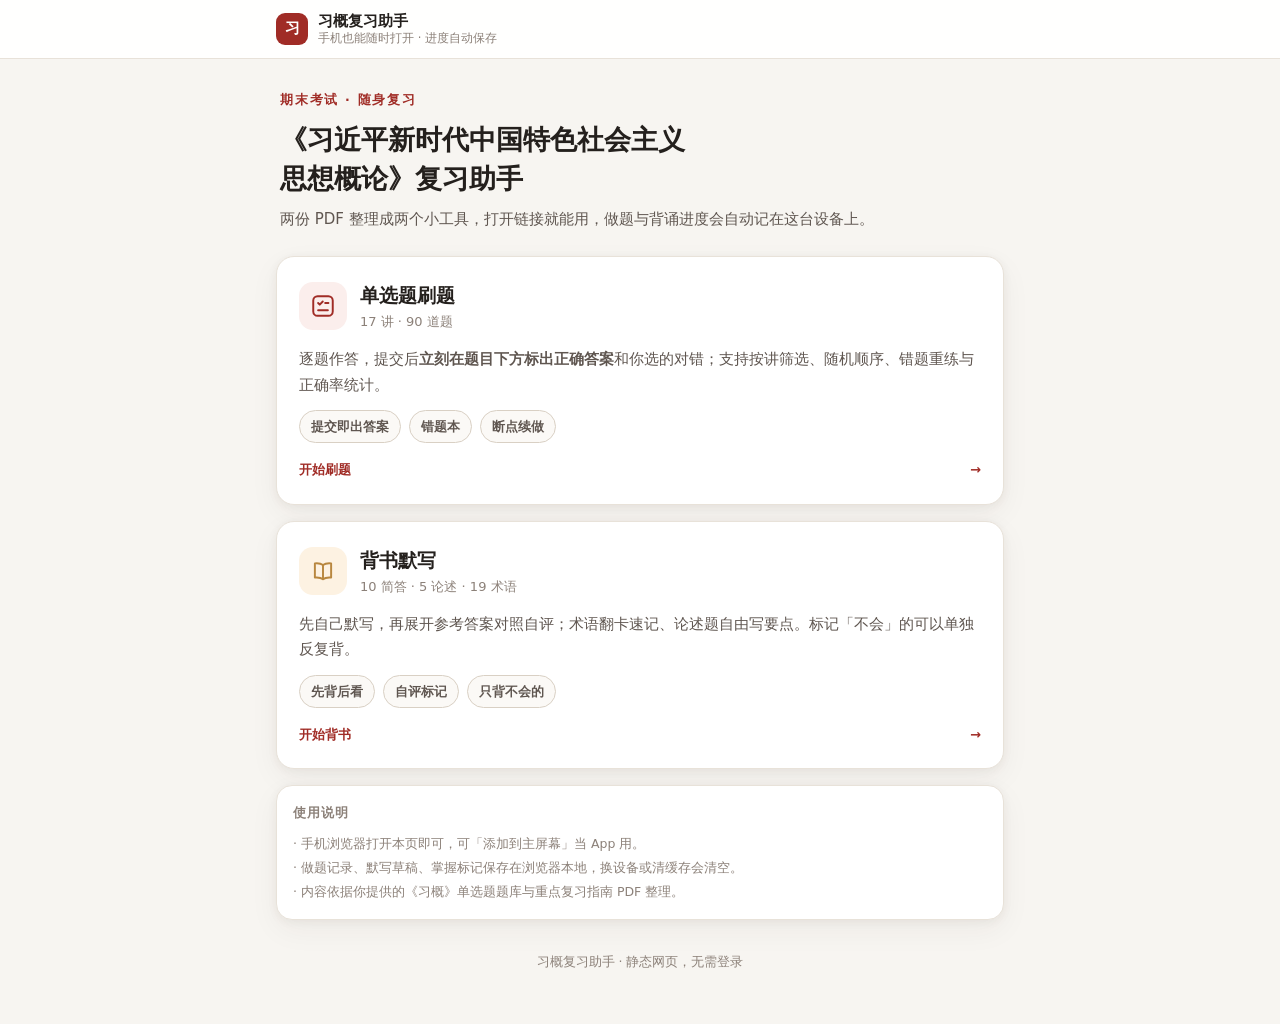
<file: index.html>
<!DOCTYPE html>
<html lang="zh-CN">
<head>
<meta charset="utf-8">
<meta name="viewport" content="width=device-width, initial-scale=1, viewport-fit=cover">
<meta name="theme-color" content="#a02c26">
<meta name="description" content="《习近平新时代中国特色社会主义思想概论》复习助手：单选题刷题 + 背书默写">
<title>习概复习助手</title>
<link rel="manifest" href="manifest.json">
<link rel="stylesheet" href="assets/style.css">
</head>
<body>

<header class="topbar">
  <div class="topbar-in">
    <div class="brand-mark">习</div>
    <div class="brand-text"><b>习概复习助手</b><small>手机也能随时打开 · 进度自动保存</small></div>
  </div>
</header>

<main class="shell">

  <div class="hero">
    <div class="kicker">期末考试 · 随身复习</div>
    <h1>《习近平新时代中国特色社会主义<br>思想概论》复习助手</h1>
    <p>两份 PDF 整理成两个小工具，打开链接就能用，做题与背诵进度会自动记在这台设备上。</p>
  </div>

  <a class="home-card" href="quiz.html">
    <div class="hc-top">
      <div class="hc-icon">
        <svg width="26" height="26" viewBox="0 0 24 24" fill="none" aria-hidden="true">
          <rect x="3" y="3" width="18" height="18" rx="4" stroke="#a02c26" stroke-width="1.8" fill="none"/>
          <path d="M7.5 9.2l1.5 1.5 2.8-2.9M7.5 16h9M14 9.2h3" stroke="#a02c26" stroke-width="1.8" stroke-linecap="round" stroke-linejoin="round" fill="none"/>
        </svg>
      </div>
      <div>
        <h2>单选题刷题</h2>
        <div class="hc-sub">17 讲 · 90 道题</div>
      </div>
    </div>
    <p>逐题作答，提交后<strong>立刻在题目下方标出正确答案</strong>和你选的对错；支持按讲筛选、随机顺序、错题重练与正确率统计。</p>
    <div class="badge-row">
      <span class="chip">提交即出答案</span><span class="chip">错题本</span><span class="chip">断点续做</span>
    </div>
    <div class="hc-foot"><span>开始刷题</span><span aria-hidden="true">→</span></div>
  </a>

  <a class="home-card" href="recite.html">
    <div class="hc-top">
      <div class="hc-icon alt">
        <svg width="26" height="26" viewBox="0 0 24 24" fill="none" aria-hidden="true">
          <path d="M12 6.5C10.3 5.2 8 4.7 4.5 5v13c3.5-.3 5.8.2 7.5 1.5 1.7-1.3 4-1.8 7.5-1.5V5c-3.5-.3-5.8.2-7.5 1.5z" stroke="#b8873f" stroke-width="1.8" stroke-linejoin="round" fill="none"/>
          <path d="M12 6.5v13" stroke="#b8873f" stroke-width="1.8" fill="none"/>
        </svg>
      </div>
      <div>
        <h2>背书默写</h2>
        <div class="hc-sub">10 简答 · 5 论述 · 19 术语</div>
      </div>
    </div>
    <p>先自己默写，再展开参考答案对照自评；术语翻卡速记、论述题自由写要点。标记「不会」的可以单独反复背。</p>
    <div class="badge-row">
      <span class="chip">先背后看</span><span class="chip">自评标记</span><span class="chip">只背不会的</span>
    </div>
    <div class="hc-foot"><span>开始背书</span><span aria-hidden="true">→</span></div>
  </a>

  <div class="card tight">
    <div class="section-title" style="margin:0 0 8px">使用说明</div>
    <div class="tiny" style="line-height:1.9">
      · 手机浏览器打开本页即可，可「添加到主屏幕」当 App 用。<br>
      · 做题记录、默写草稿、掌握标记保存在浏览器本地，换设备或清缓存会清空。<br>
      · 内容依据你提供的《习概》单选题题库与重点复习指南 PDF 整理。
    </div>
  </div>

  <div class="footer">习概复习助手 · 静态网页，无需登录</div>
</main>

</body>
</html>
</file>
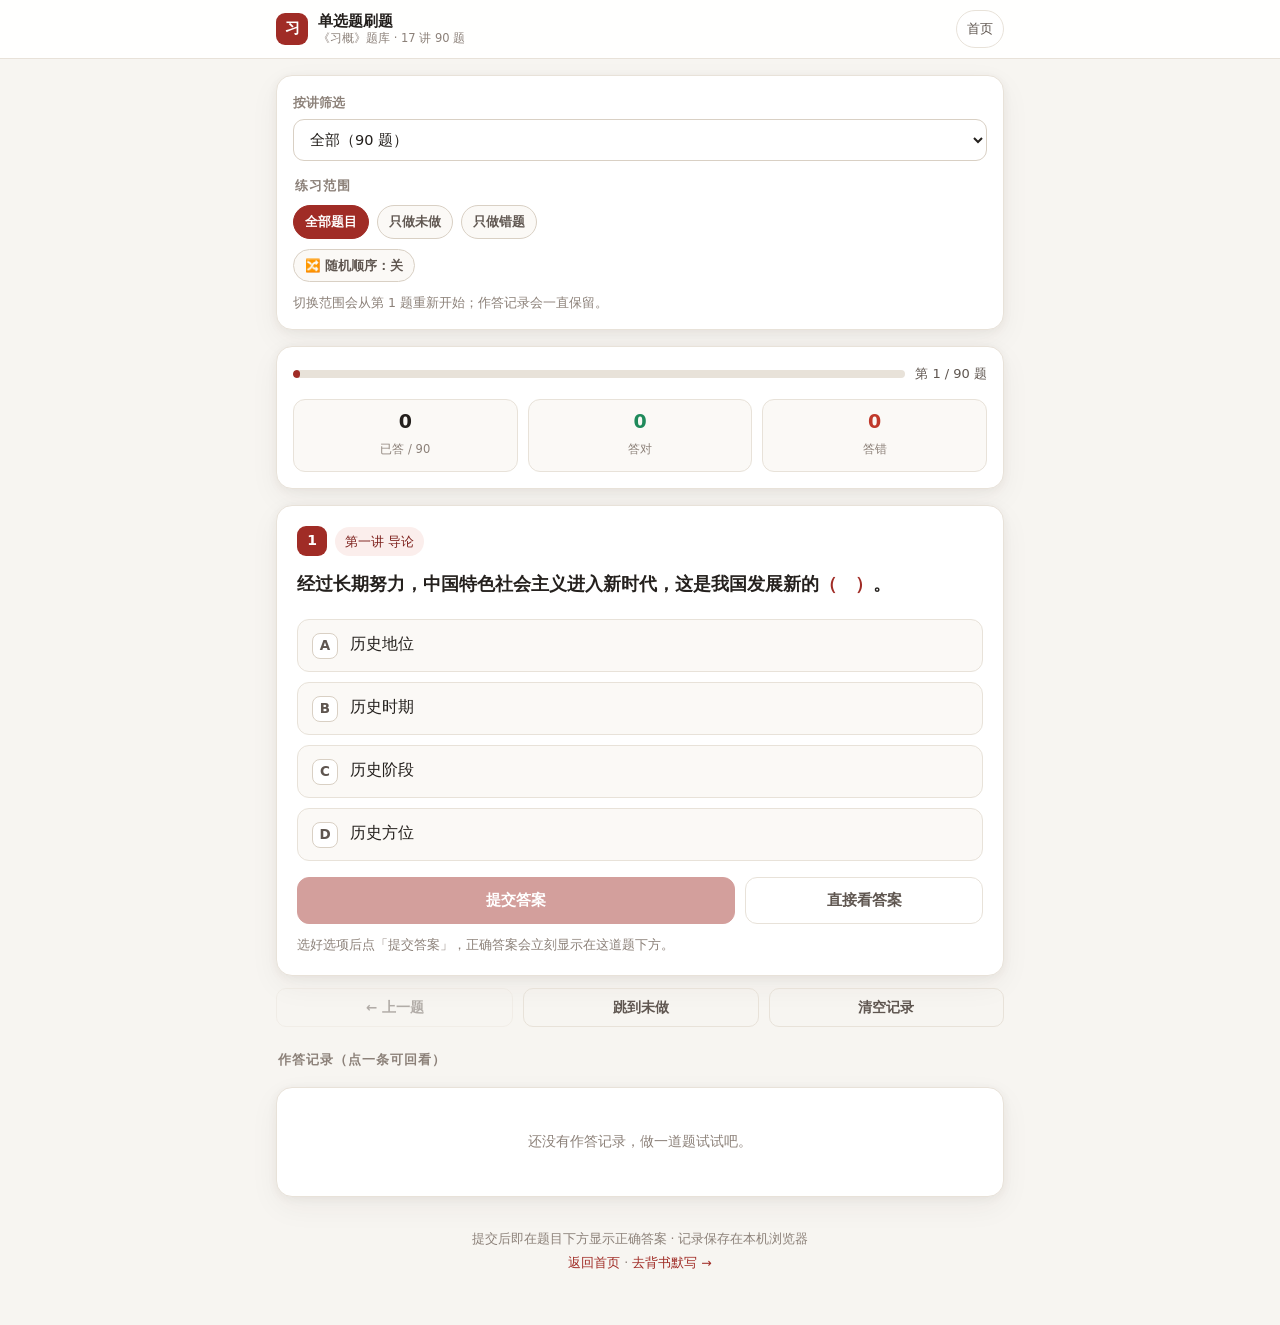
<file: quiz.html>
<!DOCTYPE html>
<html lang="zh-CN">
<head>
<meta charset="utf-8">
<meta name="viewport" content="width=device-width, initial-scale=1, viewport-fit=cover">
<meta name="theme-color" content="#a02c26">
<title>单选题刷题 · 习概复习助手</title>
<link rel="manifest" href="manifest.json">
<link rel="stylesheet" href="assets/style.css">
</head>
<body>

<header class="topbar">
  <div class="topbar-in">
    <div class="brand-mark">习</div>
    <div class="brand-text"><b>单选题刷题</b><small>《习概》题库 · 17 讲 90 题</small></div>
    <div class="spacer"></div>
    <a class="link-home" href="index.html">首页</a>
  </div>
</header>

<main class="shell">

  <!-- 筛选设置 -->
  <div class="card tight">
    <div class="btn-row" style="align-items:flex-end">
      <div style="flex:1 1 100%; min-width:0">
        <label class="field-label" for="chapterSel">按讲筛选</label>
        <select class="sel" id="chapterSel" style="width:100%"></select>
      </div>
    </div>
    <div class="section-title" style="margin:14px 2px 8px">练习范围</div>
    <div class="chip-row" id="modeRow">
      <button class="chip on" data-mode="all">全部题目</button>
      <button class="chip" data-mode="undone">只做未做</button>
      <button class="chip" data-mode="wrong">只做错题</button>
    </div>
    <div class="chip-row" style="margin-top:10px">
      <button class="chip" id="shuffleChip">🔀 随机顺序：关</button>
    </div>
    <div class="tiny" style="margin-top:10px">切换范围会从第 1 题重新开始；作答记录会一直保留。</div>
  </div>

  <!-- 进度 -->
  <div class="card tight">
    <div class="progress-wrap">
      <div class="progress"><i id="progressBar" style="width:0%"></i></div>
      <div class="progress-num" id="progressText">—</div>
    </div>
    <div class="stats">
      <div class="stat"><b id="statDone">0</b><span>已答 / 90</span></div>
      <div class="stat ok"><b id="statOk">0</b><span>答对</span></div>
      <div class="stat no"><b id="statWrong">0</b><span>答错</span></div>
    </div>
  </div>

  <!-- 题目卡片 -->
  <div class="card" id="questionCard">
    <div id="qBody"></div>
  </div>

  <!-- 底部小工具 -->
  <div class="btn-row" style="margin-top:12px">
    <button class="btn btn-ghost btn-sm" id="prevBtn">← 上一题</button>
    <button class="btn btn-ghost btn-sm" id="jumpBtn">跳到未做</button>
    <button class="btn btn-ghost btn-sm" id="clearBtn">清空记录</button>
  </div>

  <!-- 已答记录 -->
  <div class="section-title">作答记录（点一条可回看）</div>
  <div class="card tight">
    <div id="historyList"></div>
  </div>

  <div class="footer">
    提交后即在题目下方显示正确答案 · 记录保存在本机浏览器<br>
    <a href="index.html">返回首页</a> · <a href="recite.html">去背书默写 →</a>
  </div>
</main>

<script src="assets/data.js"></script>
<script src="assets/quiz.js"></script>
</body>
</html>
</file>
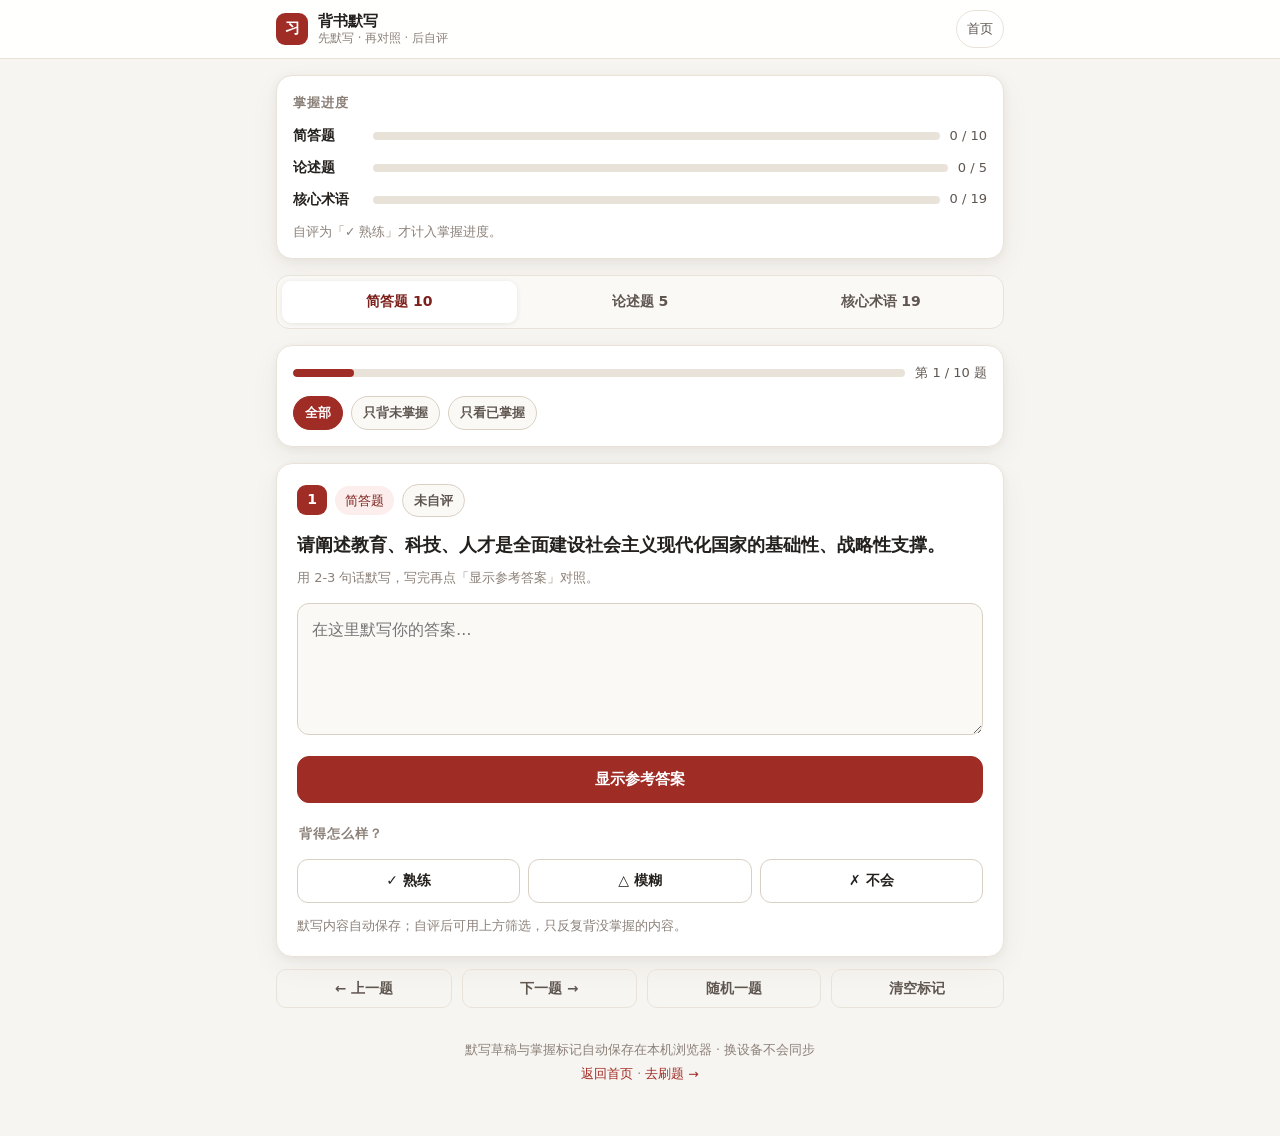
<file: recite.html>
<!DOCTYPE html>
<html lang="zh-CN">
<head>
<meta charset="utf-8">
<meta name="viewport" content="width=device-width, initial-scale=1, viewport-fit=cover">
<meta name="theme-color" content="#a02c26">
<title>背书默写 · 习概复习助手</title>
<link rel="manifest" href="manifest.json">
<link rel="stylesheet" href="assets/style.css">
</head>
<body>

<header class="topbar">
  <div class="topbar-in">
    <div class="brand-mark">习</div>
    <div class="brand-text"><b>背书默写</b><small>先默写 · 再对照 · 后自评</small></div>
    <div class="spacer"></div>
    <a class="link-home" href="index.html">首页</a>
  </div>
</header>

<main class="shell">

  <div class="card tight" id="overview"></div>

  <div class="tabbar" id="tabbar">
    <button class="tab on" data-tab="short">简答题 10</button>
    <button class="tab" data-tab="essay">论述题 5</button>
    <button class="tab" data-tab="term">核心术语 19</button>
  </div>

  <!-- 简答题 -->
  <section class="pane on" id="pane-short">
    <div class="card tight">
      <div class="progress-wrap">
        <div class="progress"><i id="bar-short" style="width:0%"></i></div>
        <div class="progress-num" id="num-short">—</div>
      </div>
      <div class="chip-row" style="margin-top:12px" id="filter-short">
        <button class="chip on" data-f="all">全部</button>
        <button class="chip" data-f="todo">只背未掌握</button>
        <button class="chip" data-f="done">只看已掌握</button>
      </div>
    </div>
    <div class="card" id="body-short"></div>
    <div class="btn-row" style="margin-top:12px">
      <button class="btn btn-ghost btn-sm" data-nav="short" data-d="-1">← 上一题</button>
      <button class="btn btn-ghost btn-sm" data-nav="short" data-d="1">下一题 →</button>
      <button class="btn btn-ghost btn-sm" data-rand="short">随机一题</button>
      <button class="btn btn-ghost btn-sm" data-clear="short">清空标记</button>
    </div>
  </section>

  <!-- 论述题 -->
  <section class="pane" id="pane-essay">
    <div class="card tight">
      <div class="progress-wrap">
        <div class="progress"><i id="bar-essay" style="width:0%"></i></div>
        <div class="progress-num" id="num-essay">—</div>
      </div>
      <div class="chip-row" style="margin-top:12px" id="filter-essay">
        <button class="chip on" data-f="all">全部</button>
        <button class="chip" data-f="todo">只背未掌握</button>
        <button class="chip" data-f="done">只看已掌握</button>
      </div>
    </div>
    <div class="card" id="body-essay"></div>
    <div class="btn-row" style="margin-top:12px">
      <button class="btn btn-ghost btn-sm" data-nav="essay" data-d="-1">← 上一题</button>
      <button class="btn btn-ghost btn-sm" data-nav="essay" data-d="1">下一题 →</button>
      <button class="btn btn-ghost btn-sm" data-rand="essay">随机一题</button>
      <button class="btn btn-ghost btn-sm" data-clear="essay">清空标记</button>
    </div>
  </section>

  <!-- 核心术语 -->
  <section class="pane" id="pane-term">
    <div class="card tight">
      <div class="progress-wrap">
        <div class="progress"><i id="bar-term" style="width:0%"></i></div>
        <div class="progress-num" id="num-term">—</div>
      </div>
      <div class="chip-row" style="margin-top:12px" id="filter-term">
        <button class="chip on" data-f="all">全部</button>
        <button class="chip" data-f="todo">只背未掌握</button>
        <button class="chip" data-f="done">只看已掌握</button>
      </div>
    </div>
    <div class="card" id="body-term"></div>
    <div class="btn-row" style="margin-top:12px">
      <button class="btn btn-ghost btn-sm" data-nav="term" data-d="-1">← 上一条</button>
      <button class="btn btn-ghost btn-sm" data-nav="term" data-d="1">下一条 →</button>
      <button class="btn btn-ghost btn-sm" data-rand="term">随机一条</button>
      <button class="btn btn-ghost btn-sm" data-clear="term">清空标记</button>
    </div>
  </section>

  <div class="footer">
    默写草稿与掌握标记自动保存在本机浏览器 · 换设备不会同步<br>
    <a href="index.html">返回首页</a> · <a href="quiz.html">去刷题 →</a>
  </div>
</main>

<script src="assets/data.js"></script>
<script src="assets/recite.js"></script>
</body>
</html>
</file>
<file: assets/style.css>
/* 《习概》复习助手 · 共享样式（浅色主题，移动端优先） */
:root {
  --bg: #f7f5f1;
  --surface: #ffffff;
  --surface-2: #fbf9f6;
  --ink: #24201d;
  --ink-2: #5f5650;
  --ink-3: #8c8179;
  --line: #e8e2d9;
  --line-2: #d9d0c4;
  --brand: #a02c26;
  --brand-dark: #7d211d;
  --brand-soft: #fbeeec;
  --gold: #b8873f;
  --ok: #1f8a5b;
  --ok-soft: #e9f6ef;
  --no: #c0392b;
  --no-soft: #fceceb;
  --warn: #b57a20;
  --warn-soft: #fdf4e3;
  --radius: 16px;
  --radius-sm: 11px;
  --shadow: 0 2px 10px rgba(60, 45, 30, .06), 0 10px 30px rgba(60, 45, 30, .05);
  --font: system-ui, -apple-system, "PingFang SC", "Hiragino Sans GB", "Microsoft YaHei", "Noto Sans CJK SC", sans-serif;
}

* { box-sizing: border-box; -webkit-tap-highlight-color: transparent; }
html { -webkit-text-size-adjust: 100%; }
body {
  margin: 0;
  font-family: var(--font);
  color: var(--ink);
  background: var(--bg);
  font-size: 16px;
  line-height: 1.7;
  min-height: 100vh;
}
button, select, textarea, input { font: inherit; color: inherit; }
button { cursor: pointer; }
a { color: var(--brand); text-decoration: none; }

.shell { max-width: 760px; margin: 0 auto; padding: 0 16px calc(40px + env(safe-area-inset-bottom)); }

/* ---------- 顶栏 ---------- */
.topbar {
  position: sticky; top: 0; z-index: 30;
  background: rgba(255, 255, 255, .92);
  backdrop-filter: saturate(180%) blur(12px);
  -webkit-backdrop-filter: saturate(180%) blur(12px);
  border-bottom: 1px solid var(--line);
}
.topbar-in {
  max-width: 760px; margin: 0 auto; padding: 10px 16px;
  display: flex; align-items: center; gap: 10px; min-height: 58px;
}
.brand-mark {
  width: 32px; height: 32px; border-radius: 9px; flex: none;
  background: var(--brand); color: #fff;
  display: grid; place-items: center; font-size: 15px; font-weight: 700;
  letter-spacing: -.5px;
}
.brand-text { min-width: 0; }
.brand-text b { display: block; font-size: 15px; line-height: 1.25; font-weight: 700; }
.brand-text small { display: block; font-size: 11.5px; color: var(--ink-3); line-height: 1.3; }
.topbar .spacer { flex: 1; }
.link-home {
  flex: none; font-size: 13px; color: var(--ink-2); padding: 7px 10px;
  border: 1px solid var(--line); border-radius: 999px; background: #fff;
}

/* ---------- 通用卡片/按钮 ---------- */
.card {
  background: var(--surface); border: 1px solid var(--line);
  border-radius: var(--radius); box-shadow: var(--shadow);
  padding: 20px; margin-top: 16px;
}
.card.tight { padding: 16px; }
.section-title { font-size: 13px; font-weight: 700; color: var(--ink-3); letter-spacing: .08em; margin: 22px 2px 10px; }
.muted { color: var(--ink-2); }
.tiny { font-size: 12.5px; color: var(--ink-3); }

.btn {
  display: inline-flex; align-items: center; justify-content: center; gap: 6px;
  min-height: 44px; padding: 10px 18px; border-radius: 12px;
  border: 1px solid var(--line-2); background: #fff; color: var(--ink);
  font-size: 15px; font-weight: 600; transition: transform .12s, background .15s, border-color .15s;
}
.btn:active { transform: scale(.975); }
.btn:disabled { opacity: .45; cursor: not-allowed; }
.btn-primary { background: var(--brand); border-color: var(--brand); color: #fff; }
.btn-primary:hover:not(:disabled) { background: var(--brand-dark); }
.btn-soft { background: var(--brand-soft); border-color: #f0d9d5; color: var(--brand-dark); }
.btn-ghost { background: transparent; border-color: var(--line); color: var(--ink-2); }
.btn-sm { min-height: 38px; padding: 7px 13px; font-size: 13.5px; border-radius: 10px; }
.btn-block { width: 100%; }
.btn-row { display: flex; flex-wrap: wrap; gap: 10px; }
.btn-row > .btn { flex: 1 1 auto; }

.chip {
  display: inline-flex; align-items: center; gap: 5px;
  padding: 5px 11px; border-radius: 999px; font-size: 12.5px; font-weight: 600;
  border: 1px solid var(--line-2); background: var(--surface-2); color: var(--ink-2);
  white-space: nowrap;
}
.chip.on { background: var(--brand); border-color: var(--brand); color: #fff; }
.chip-row { display: flex; gap: 8px; flex-wrap: wrap; }

select.sel {
  min-height: 42px; padding: 8px 12px; border: 1px solid var(--line-2);
  border-radius: 11px; background: #fff; font-size: 14.5px; max-width: 100%;
}
.field-label { display: block; font-size: 12.5px; font-weight: 700; color: var(--ink-3); margin-bottom: 6px; }

/* ---------- 进度 / 统计 ---------- */
.progress-wrap { display: flex; align-items: center; gap: 10px; }
.progress { flex: 1; height: 8px; border-radius: 99px; background: var(--line); overflow: hidden; }
.progress > i { display: block; height: 100%; background: var(--brand); border-radius: 99px; transition: width .35s ease; }
.progress-num { font-size: 13px; color: var(--ink-2); font-variant-numeric: tabular-nums; white-space: nowrap; }
.stats { display: grid; grid-template-columns: repeat(3, 1fr); gap: 10px; margin-top: 14px; }
.stat { background: var(--surface-2); border: 1px solid var(--line); border-radius: 12px; padding: 10px 8px; text-align: center; }
.stat b { display: block; font-size: 19px; line-height: 1.25; font-variant-numeric: tabular-nums; }
.stat span { font-size: 11.5px; color: var(--ink-3); }
.stat.ok b { color: var(--ok); }
.stat.no b { color: var(--no); }

/* ---------- 题目 ---------- */
#questionCard { scroll-margin-top: 72px; }
.q-head { display: flex; align-items: center; gap: 8px; flex-wrap: wrap; margin-bottom: 12px; }
.q-no {
  display: inline-grid; place-items: center; min-width: 30px; height: 30px; padding: 0 8px;
  background: var(--brand); color: #fff; border-radius: 9px; font-size: 14px; font-weight: 700;
}
.q-chapter { font-size: 12.5px; color: var(--brand-dark); background: var(--brand-soft); padding: 4px 10px; border-radius: 999px; }
.q-stem { font-size: 17.5px; line-height: 1.85; font-weight: 600; margin: 4px 0 18px; word-break: break-word; }
.blank { color: var(--brand); font-weight: 700; }

.options { display: grid; gap: 10px; }
.option {
  display: flex; align-items: flex-start; gap: 12px; width: 100%; text-align: left;
  min-height: 52px; padding: 12px 14px; border-radius: 12px;
  border: 1.5px solid var(--line); background: var(--surface-2);
  font-size: 15.5px; line-height: 1.6; transition: all .15s; word-break: break-word;
}
.option:active { transform: scale(.99); }
.option .letter {
  flex: none; width: 26px; height: 26px; border-radius: 8px; display: grid; place-items: center;
  background: #fff; border: 1px solid var(--line-2); font-size: 13.5px; font-weight: 700; color: var(--ink-2);
  margin-top: 1px;
}
.option .otext { flex: 1; }
.option.sel { border-color: var(--brand); background: var(--brand-soft); }
.option.sel .letter { background: var(--brand); border-color: var(--brand); color: #fff; }
.option.correct { border-color: var(--ok); background: var(--ok-soft); }
.option.correct .letter { background: var(--ok); border-color: var(--ok); color: #fff; }
.option.wrong { border-color: var(--no); background: var(--no-soft); }
.option.wrong .letter { background: var(--no); border-color: var(--no); color: #fff; }
.option.dim { opacity: .6; }
.option.locked { cursor: default; }
.option.locked:active { transform: none; }

/* ---------- 作答后的答案区（题目下方） ---------- */
.answer-panel {
  margin-top: 16px; border-radius: 14px; padding: 16px;
  border: 1.5px solid; animation: slideIn .28s ease both;
}
.answer-panel.ok { background: var(--ok-soft); border-color: #b9e2cd; }
.answer-panel.no { background: var(--no-soft); border-color: #f0c4bf; }
.answer-panel.reveal { background: var(--warn-soft); border-color: #ecd9ac; }
.ans-title { display: flex; align-items: center; gap: 8px; font-size: 16px; font-weight: 700; margin-bottom: 10px; }
.ans-title.ok { color: var(--ok); }
.ans-title.no { color: var(--no); }
.ans-title.reveal { color: var(--warn); }
.ans-line { font-size: 15px; line-height: 1.8; margin: 3px 0; }
.ans-line b { font-weight: 700; }
.ans-correct { color: var(--ok); font-weight: 700; }
.ans-mine { color: var(--no); font-weight: 700; }
.ans-actions { margin-top: 14px; display: flex; gap: 10px; flex-wrap: wrap; }

@keyframes slideIn { from { opacity: 0; transform: translateY(-8px); } to { opacity: 1; transform: none; } }

/* ---------- 已答记录 ---------- */
.history-item { border-top: 1px solid var(--line); padding: 12px 2px; }
.history-item:first-child { border-top: 0; }
.history-q { font-size: 14px; line-height: 1.65; }
.history-meta { font-size: 12.5px; margin-top: 5px; display: flex; gap: 10px; flex-wrap: wrap; }
.pill { padding: 2px 8px; border-radius: 6px; font-weight: 700; }
.pill.ok { background: var(--ok-soft); color: var(--ok); }
.pill.no { background: var(--no-soft); color: var(--no); }
.empty { text-align: center; color: var(--ink-3); font-size: 14px; padding: 26px 10px; }

/* ---------- Tab ---------- */
.tabbar { display: flex; gap: 6px; background: var(--surface-2); border: 1px solid var(--line); padding: 5px; border-radius: 13px; margin-top: 16px; }
.tab { flex: 1; min-height: 42px; border: 0; background: transparent; border-radius: 9px; font-size: 14px; font-weight: 600; color: var(--ink-2); }
.tab.on { background: #fff; color: var(--brand-dark); box-shadow: 0 1px 5px rgba(60,45,30,.1); }
.pane { display: none; }
.pane.on { display: block; animation: fade .25s ease both; }
@keyframes fade { from { opacity: 0; } to { opacity: 1; } }

/* ---------- 默写 ---------- */
.recite-q { font-size: 18px; font-weight: 700; line-height: 1.8; margin: 2px 0 6px; }
.hint { font-size: 13px; color: var(--ink-3); margin-bottom: 14px; }
textarea.area {
  width: 100%; min-height: 132px; resize: vertical; padding: 13px 14px;
  border: 1.5px solid var(--line-2); border-radius: 12px; background: var(--surface-2);
  font-size: 15.5px; line-height: 1.8; outline: none;
}
textarea.area:focus { border-color: var(--brand); background: #fff; }
.ref {
  margin-top: 14px; padding: 15px 16px; border-radius: 13px;
  background: var(--brand-soft); border: 1px solid #f0d9d5;
  font-size: 15.5px; line-height: 1.95; animation: slideIn .25s ease both;
}
.ref b { color: var(--brand-dark); }
.term-card { text-align: center; padding: 26px 18px 20px; }
.term-word { font-size: 23px; font-weight: 800; line-height: 1.55; letter-spacing: .01em; }
.term-def { margin-top: 16px; text-align: left; font-size: 15.5px; line-height: 1.95; background: var(--surface-2); border: 1px solid var(--line); border-radius: 12px; padding: 14px 16px; animation: slideIn .25s ease both; }
.term-hidden { color: var(--ink-3); font-size: 14px; margin-top: 14px; }

.self-rate { display: flex; gap: 8px; margin-top: 14px; flex-wrap: wrap; }
.rate-btn { flex: 1 1 90px; min-height: 44px; border-radius: 11px; border: 1.5px solid var(--line-2); background: #fff; font-size: 14px; font-weight: 600; }
.rate-btn:active { transform: scale(.97); }
.rate-btn.on[data-v="ok"] { background: var(--ok-soft); border-color: var(--ok); color: var(--ok); }
.rate-btn.on[data-v="mid"] { background: var(--warn-soft); border-color: var(--warn); color: var(--warn); }
.rate-btn.on[data-v="no"] { background: var(--no-soft); border-color: var(--no); color: var(--no); }

/* ---------- 首页 ---------- */
.hero { padding: 30px 4px 8px; }
.hero .kicker { font-size: 12.5px; font-weight: 700; letter-spacing: .14em; color: var(--brand); }
.hero h1 { font-size: 27px; line-height: 1.45; margin: 10px 0 8px; font-weight: 800; }
.hero p { color: var(--ink-2); font-size: 15px; margin: 0; }
.home-card {
  display: block; background: var(--surface); border: 1px solid var(--line);
  border-radius: 18px; padding: 22px; margin-top: 16px; box-shadow: var(--shadow);
  color: var(--ink); transition: transform .15s, border-color .15s;
}
.home-card:hover { transform: translateY(-2px); border-color: var(--line-2); }
.home-card:active { transform: scale(.99); }
.home-card .hc-top { display: flex; align-items: center; gap: 13px; }
.hc-icon { width: 48px; height: 48px; border-radius: 14px; flex: none; display: grid; place-items: center; background: var(--brand-soft); }
.hc-icon.alt { background: #fdf2e2; }
.home-card h2 { font-size: 19px; margin: 0; font-weight: 750; }
.home-card .hc-sub { font-size: 13px; color: var(--ink-3); }
.home-card p { font-size: 14.5px; color: var(--ink-2); margin: 14px 0 0; line-height: 1.75; }
.hc-foot { display: flex; align-items: center; justify-content: space-between; margin-top: 16px; font-size: 13px; font-weight: 700; color: var(--brand); }
.badge-row { display: flex; gap: 8px; flex-wrap: wrap; margin-top: 12px; }

.footer { text-align: center; font-size: 12.5px; color: var(--ink-3); padding: 30px 10px 10px; line-height: 1.9; }

/* ---------- 移动端 ---------- */
@media (max-width: 480px) {
  body { font-size: 15.5px; }
  .shell { padding-left: 12px; padding-right: 12px; }
  .topbar-in { padding-left: 12px; padding-right: 12px; }
  .card { padding: 16px; border-radius: 14px; }
  .card.tight { padding: 13px; }
  .hero { padding-top: 22px; }
  .hero h1 { font-size: 23px; }
  .q-stem { font-size: 17px; }
  .option { font-size: 15px; padding: 11px 12px; min-height: 50px; }
  .stats { gap: 7px; }
  .stat b { font-size: 17px; }
  .btn-row > .btn { flex: 1 1 45%; }
  .term-word { font-size: 21px; }
  .home-card { padding: 18px; }
}
@media (max-width: 350px) {
  .btn-row > .btn { flex: 1 1 100%; }
  .stats { grid-template-columns: repeat(3, 1fr); }
}
</file>
